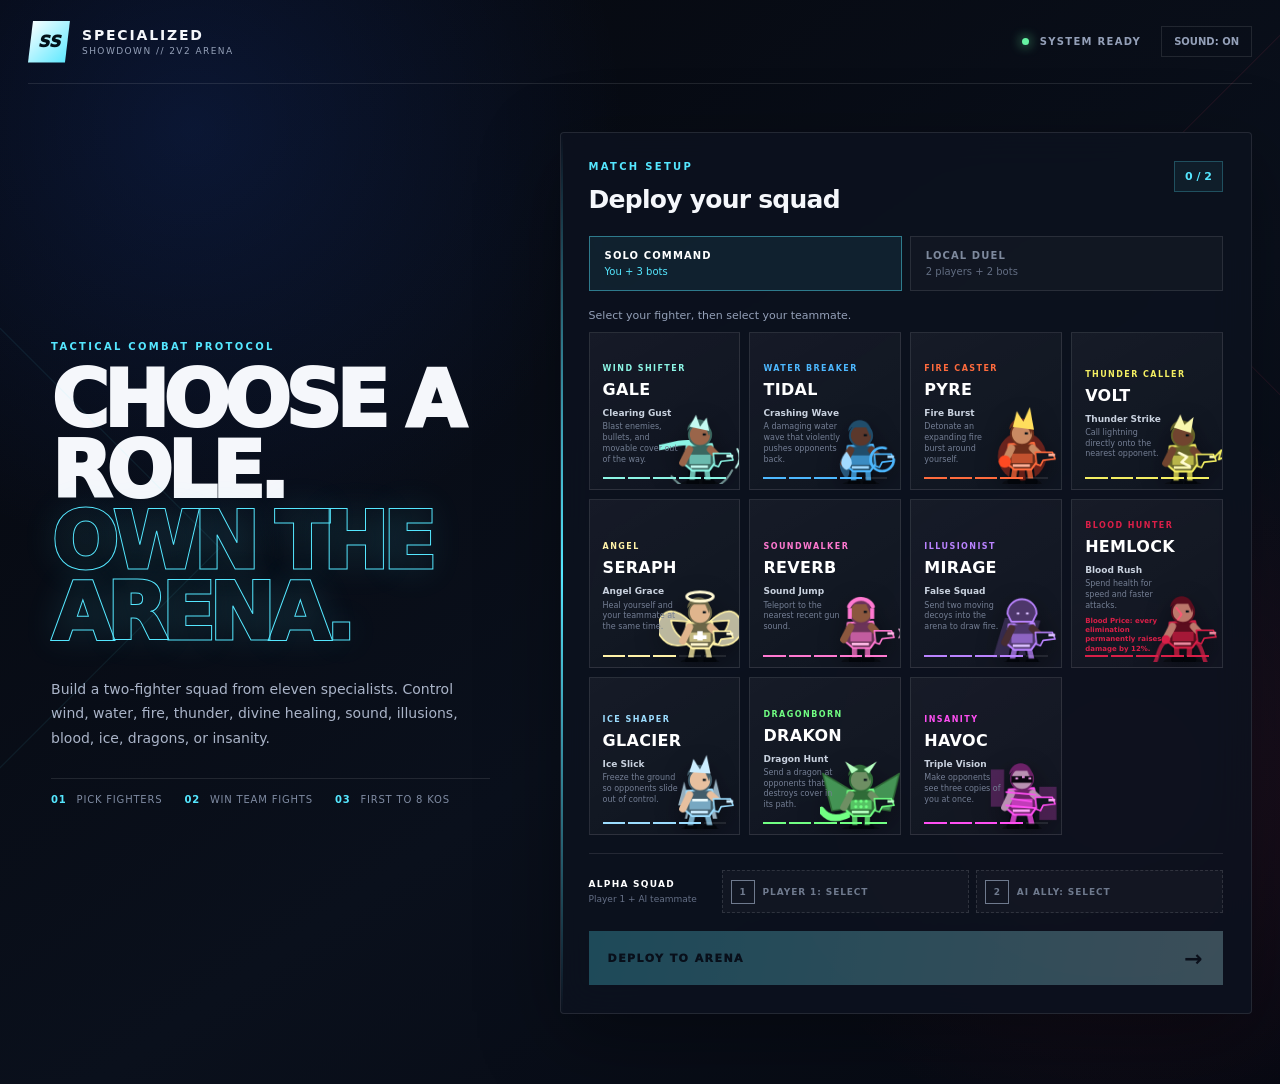
<file: index.html>
<!doctype html>
<html lang="en">
<head>
  <meta charset="UTF-8">
  <meta name="viewport" content="width=device-width, initial-scale=1.0">
  <meta name="theme-color" content="#070b14">
  <meta name="description" content="Specialized Showdown — a fast 2v2 hero arena game.">
  <title>Specialized Showdown</title>
  <link rel="stylesheet" href="styles.css">
</head>
<body>
  <div class="ambient ambient-one"></div>
  <div class="ambient ambient-two"></div>

  <main class="shell">
    <header class="topbar">
      <a class="brand" href="#" aria-label="Specialized Showdown home">
        <span class="brand-mark">SS</span>
        <span>
          <strong>SPECIALIZED</strong>
          <small>SHOWDOWN // 2V2 ARENA</small>
        </span>
      </a>
      <div class="top-pills">
        <span><i class="online-dot"></i> SYSTEM READY</span>
        <button id="soundButton" class="icon-button" type="button" aria-label="Toggle sound">SOUND: ON</button>
      </div>
    </header>

    <section id="menuScreen" class="screen menu-screen">
      <div class="hero-copy">
        <p class="eyebrow">TACTICAL COMBAT PROTOCOL</p>
        <h1>CHOOSE A ROLE.<br><em>OWN THE ARENA.</em></h1>
        <p class="lede">Build a two-fighter squad from eleven specialists. Control wind, water, fire, thunder, divine healing, sound, illusions, blood, ice, dragons, or insanity.</p>
        <div class="rule-strip">
          <span><b>01</b> Pick fighters</span>
          <span><b>02</b> Win team fights</span>
          <span><b>03</b> First to 8 KOs</span>
        </div>
      </div>

      <div class="setup-panel glass-panel">
        <div class="panel-heading">
          <div>
            <p class="eyebrow">MATCH SETUP</p>
            <h2>Deploy your squad</h2>
          </div>
          <span id="pickCount" class="pick-count">0 / 2</span>
        </div>

        <div class="mode-toggle" role="group" aria-label="Game mode">
          <button class="mode-button active" type="button" data-mode="solo">
            <strong>SOLO COMMAND</strong>
            <small>You + 3 bots</small>
          </button>
          <button class="mode-button" type="button" data-mode="local">
            <strong>LOCAL DUEL</strong>
            <small>2 players + 2 bots</small>
          </button>
        </div>

        <p class="selection-help">Select your fighter, then select your teammate.</p>
        <div id="roster" class="roster" aria-label="Character roster"></div>

        <div class="squad-preview">
          <div class="squad-label"><span>ALPHA SQUAD</span><small id="modeDescription">Player 1 + AI teammate</small></div>
          <div id="squadSlots" class="squad-slots">
            <button class="squad-slot empty" type="button"><span>1</span><b>SELECT</b></button>
            <button class="squad-slot empty" type="button"><span>2</span><b>SELECT</b></button>
          </div>
        </div>

        <button id="startButton" class="deploy-button" type="button" disabled>
          <span>DEPLOY TO ARENA</span><b>→</b>
        </button>
      </div>
    </section>

    <section id="gameScreen" class="screen game-screen hidden" aria-label="Game arena">
      <div class="match-hud">
        <div class="team-score alpha-score">
          <div><small>ALPHA</small><strong id="alphaScore">0</strong></div>
          <div id="alphaPortraits" class="hud-portraits"></div>
        </div>
        <div class="match-center">
          <span id="matchModeLabel">TEAM DEATHMATCH</span>
          <strong id="matchTimer">03:00</strong>
          <small>FIRST TO 8</small>
        </div>
        <div class="team-score omega-score">
          <div id="omegaPortraits" class="hud-portraits"></div>
          <div><small>OMEGA</small><strong id="omegaScore">0</strong></div>
        </div>
      </div>

      <div class="arena-wrap">
        <canvas id="gameCanvas" width="1280" height="720" aria-label="2v2 battle arena"></canvas>
        <div id="countdown" class="countdown"></div>
        <div id="killFeed" class="kill-feed" aria-live="polite"></div>
        <button id="pauseButton" class="pause-button" type="button">II</button>
      </div>

      <div id="playerBars" class="player-bars"></div>
      <div id="controlsHint" class="controls-hint"></div>
    </section>

    <section id="resultsScreen" class="screen results-screen hidden">
      <div class="result-card glass-panel">
        <p id="resultEyebrow" class="eyebrow">MATCH COMPLETE</p>
        <h2 id="resultTitle">ALPHA VICTORY</h2>
        <p id="resultSubtitle">The arena belongs to your squad.</p>
        <div class="final-score">
          <div><small>ALPHA</small><strong id="finalAlpha">8</strong></div>
          <span>—</span>
          <div><small>OMEGA</small><strong id="finalOmega">4</strong></div>
        </div>
        <div id="matchStats" class="match-stats"></div>
        <div class="result-actions">
          <button id="rematchButton" class="deploy-button" type="button"><span>REMATCH</span><b>↻</b></button>
          <button id="rosterButton" class="secondary-button" type="button">CHANGE SQUAD</button>
        </div>
      </div>
    </section>
  </main>

  <div id="pauseOverlay" class="pause-overlay hidden">
    <div class="pause-card glass-panel">
      <p class="eyebrow">TACTICAL PAUSE</p>
      <h2>GAME PAUSED</h2>
      <button id="resumeButton" class="deploy-button" type="button"><span>RESUME</span><b>▶</b></button>
      <button id="quitButton" class="secondary-button" type="button">RETURN TO ROSTER</button>
    </div>
  </div>

  <script src="game.js"></script>
</body>
</html>
</file>
<file: styles.css>
:root {
  --bg: #060912;
  --panel: rgba(12, 18, 31, .86);
  --line: rgba(255,255,255,.1);
  --text: #f5f7fb;
  --muted: #94a0b8;
  --cyan: #55e7ff;
  --blue: #2b8cff;
  --red: #ff4164;
  --gold: #ffd166;
}

* { box-sizing: border-box; }

html, body { min-height: 100%; }

body {
  margin: 0;
  color: var(--text);
  background:
    radial-gradient(circle at 15% 12%, rgba(38,100,255,.15), transparent 30%),
    radial-gradient(circle at 88% 72%, rgba(255,43,96,.10), transparent 27%),
    linear-gradient(145deg, #05070d, #0a101c 58%, #060912);
  font-family: Inter, ui-sans-serif, system-ui, -apple-system, BlinkMacSystemFont, "Segoe UI", sans-serif;
  overflow-x: hidden;
}

button, canvas { -webkit-tap-highlight-color: transparent; }
button { font: inherit; }

.ambient {
  position: fixed;
  width: 340px;
  height: 340px;
  border: 1px solid rgba(85,231,255,.08);
  transform: rotate(45deg);
  pointer-events: none;
}

.ambient-one { left: -190px; top: 42%; }
.ambient-two { right: -230px; top: 5%; border-color: rgba(255,65,100,.08); }

.shell { width: min(1480px, 100%); margin: 0 auto; padding: 0 28px 38px; }

.topbar {
  min-height: 84px;
  display: flex;
  align-items: center;
  justify-content: space-between;
  border-bottom: 1px solid var(--line);
}

.brand { display: flex; align-items: center; gap: 12px; color: inherit; text-decoration: none; }
.brand-mark {
  width: 42px; height: 42px; display: grid; place-items: center;
  color: #031018; font-weight: 950; font-style: italic;
  background: linear-gradient(135deg, #fff, var(--cyan));
  clip-path: polygon(12% 0,100% 0,88% 100%,0 100%);
}
.brand strong { display: block; letter-spacing: .13em; font-size: 14px; }
.brand small { display: block; margin-top: 3px; color: var(--muted); font-size: 9px; letter-spacing: .16em; }

.top-pills { display: flex; align-items: center; gap: 20px; color: var(--muted); font-size: 10px; letter-spacing: .13em; font-weight: 800; }
.online-dot { display: inline-block; width: 7px; height: 7px; margin-right: 6px; border-radius: 50%; background: #66f4a3; box-shadow: 0 0 12px #66f4a3; }
.icon-button { color: var(--muted); background: transparent; border: 1px solid var(--line); padding: 9px 12px; cursor: pointer; }
.icon-button:hover { color: #fff; border-color: rgba(255,255,255,.3); }

.screen { min-height: calc(100vh - 122px); }
.hidden { display: none !important; }
.glass-panel { background: var(--panel); border: 1px solid var(--line); box-shadow: 0 24px 80px rgba(0,0,0,.35); backdrop-filter: blur(18px); }

.menu-screen { display: grid; grid-template-columns: .8fr 1.2fr; gap: 70px; align-items: center; padding: 48px 0 32px; }
.hero-copy { padding-left: 5%; }
.eyebrow { margin: 0 0 13px; color: var(--cyan); font-size: 10px; font-weight: 900; letter-spacing: .23em; }
.hero-copy h1 { margin: 0; max-width: 640px; font-size: clamp(46px, 6.1vw, 90px); line-height: .91; letter-spacing: -.07em; font-weight: 950; }
.hero-copy h1 em { color: transparent; -webkit-text-stroke: 1px var(--cyan); font-style: normal; text-shadow: 0 0 35px rgba(85,231,255,.12); }
.lede { max-width: 570px; margin: 28px 0; color: #aab4c8; line-height: 1.75; font-size: 14px; }
.rule-strip { display: flex; gap: 22px; flex-wrap: wrap; padding-top: 15px; border-top: 1px solid var(--line); color: #7f8ba2; font-size: 10px; letter-spacing: .08em; text-transform: uppercase; }
.rule-strip b { color: var(--cyan); margin-right: 6px; }

.setup-panel { padding: 28px; border-radius: 4px; position: relative; overflow: hidden; }
.setup-panel::before { content: ""; position: absolute; inset: 0 auto 0 0; width: 2px; background: linear-gradient(transparent, var(--cyan), transparent); }
.panel-heading { display: flex; align-items: start; justify-content: space-between; }
.panel-heading h2 { margin: 0; font-size: 25px; letter-spacing: -.03em; }
.pick-count { color: var(--cyan); border: 1px solid rgba(85,231,255,.25); background: rgba(85,231,255,.06); padding: 8px 10px; font-weight: 900; font-size: 11px; }

.mode-toggle { display: grid; grid-template-columns: 1fr 1fr; gap: 8px; margin: 22px 0 18px; }
.mode-button { text-align: left; color: #7e899d; background: rgba(255,255,255,.025); border: 1px solid var(--line); padding: 13px 15px; cursor: pointer; transition: .2s ease; }
.mode-button strong, .mode-button small { display: block; }
.mode-button strong { font-size: 10px; letter-spacing: .11em; }
.mode-button small { margin-top: 5px; font-size: 10px; color: #626d82; }
.mode-button.active { color: #fff; border-color: rgba(85,231,255,.45); background: rgba(85,231,255,.08); }
.mode-button.active small { color: var(--cyan); }
.selection-help { margin: 0 0 10px; color: var(--muted); font-size: 11px; }

.roster { display: grid; grid-template-columns: repeat(4, 1fr); gap: 9px; }
.fighter-card { position: relative; min-height: 158px; padding: 13px; text-align: left; color: #fff; background: linear-gradient(150deg, rgba(255,255,255,.045), rgba(255,255,255,.015)); border: 1px solid var(--line); overflow: hidden; cursor: pointer; transition: transform .18s ease, border-color .18s ease; }
.fighter-card:hover { transform: translateY(-2px); border-color: var(--fighter); }
.fighter-card.selected { border-color: var(--fighter); background: color-mix(in srgb, var(--fighter) 13%, rgba(8,13,23,.93)); box-shadow: inset 0 0 35px color-mix(in srgb, var(--fighter) 10%, transparent); }
.fighter-card.selected::after { content: attr(data-order); position: absolute; top: 9px; right: 10px; width: 20px; height: 20px; display: grid; place-items: center; border-radius: 50%; color: #051018; background: var(--fighter); font-size: 10px; font-weight: 950; }
.fighter-sprite-preview { position: absolute; z-index: 0; right: -2px; bottom: 5px; width: 82px; height: 88px; pointer-events: none; filter: drop-shadow(0 8px 12px rgba(0,0,0,.42)); transition: transform .2s ease, filter .2s ease; }
.fighter-card:hover .fighter-sprite-preview, .fighter-card.selected .fighter-sprite-preview { transform: translateY(-3px) scale(1.05); filter: drop-shadow(0 8px 16px color-mix(in srgb, var(--fighter) 35%, transparent)); }
.fighter-role { color: var(--fighter); font-size: 8px; letter-spacing: .18em; font-weight: 900; }
.fighter-name { display: block; margin: 5px 0 8px; font-size: 16px; letter-spacing: .02em; }
.fighter-ability { position: relative; z-index: 1; display: block; color: #7f8aa0; font-size: 9px; line-height: 1.35; }
.fighter-ability b, .fighter-ability small, .fighter-ability em { display: block; }
.fighter-ability b { margin-bottom: 3px; color: #c9d2df; font-size: 9px; }
.fighter-ability small { max-width: 62%; color: #747f94; font-size: 8px; }
.fighter-ability em { max-width: 63%; margin-top: 5px; color: var(--fighter); font-size: 7px; font-style: normal; font-weight: 800; }
.stat-line { position: absolute; left: 13px; right: 13px; bottom: 10px; display: flex; gap: 3px; }
.stat-line i { height: 2px; flex: 1; background: rgba(255,255,255,.09); }
.stat-line i.on { background: var(--fighter); }

.squad-preview { display: grid; grid-template-columns: 118px 1fr; gap: 15px; align-items: center; margin-top: 18px; padding-top: 16px; border-top: 1px solid var(--line); }
.squad-label span, .squad-label small { display: block; }
.squad-label span { color: #fff; font-size: 9px; font-weight: 900; letter-spacing: .14em; }
.squad-label small { color: #657086; font-size: 9px; margin-top: 5px; }
.squad-slots { display: grid; grid-template-columns: 1fr 1fr; gap: 7px; }
.squad-slot { min-height: 43px; display: flex; align-items: center; gap: 8px; padding: 8px; color: #6f7a8e; background: rgba(255,255,255,.025); border: 1px dashed rgba(255,255,255,.12); text-align: left; }
.squad-slot span { width: 24px; height: 24px; display: grid; place-items: center; border: 1px solid currentColor; font-size: 9px; font-weight: 900; }
.squad-slot b { font-size: 9px; letter-spacing: .1em; }
.squad-slot.filled { color: #fff; border-style: solid; border-color: var(--slot-color); background: color-mix(in srgb, var(--slot-color) 8%, transparent); cursor: pointer; }
.squad-slot.filled span { color: #071018; background: var(--slot-color); border-color: var(--slot-color); }

.deploy-button { width: 100%; min-height: 54px; margin-top: 18px; display: flex; align-items: center; justify-content: space-between; padding: 0 19px; color: #061018; border: 0; background: linear-gradient(100deg, var(--cyan), #baf7ff); font-weight: 950; letter-spacing: .13em; font-size: 11px; cursor: pointer; box-shadow: 0 12px 35px rgba(85,231,255,.17); transition: filter .2s, transform .2s; }
.deploy-button:hover:not(:disabled) { filter: brightness(1.1); transform: translateY(-1px); }
.deploy-button:disabled { opacity: .27; cursor: not-allowed; box-shadow: none; }
.deploy-button b { font-size: 22px; }
.secondary-button { width: 100%; min-height: 48px; margin-top: 9px; color: #aeb8ca; background: rgba(255,255,255,.03); border: 1px solid var(--line); font-size: 10px; font-weight: 850; letter-spacing: .13em; cursor: pointer; }

.game-screen { padding-top: 16px; }
.match-hud { height: 66px; display: grid; grid-template-columns: 1fr 180px 1fr; align-items: center; gap: 25px; }
.team-score { display: flex; align-items: center; gap: 14px; }
.team-score > div:first-child, .omega-score > div:last-child { display: flex; align-items: baseline; gap: 10px; }
.team-score small { color: var(--muted); font-size: 9px; font-weight: 900; letter-spacing: .18em; }
.team-score strong { font-size: 32px; line-height: 1; }
.omega-score { justify-content: flex-end; text-align: right; }
.alpha-score > div:first-child { border-left: 2px solid var(--cyan); padding-left: 10px; }
.omega-score > div:last-child { border-right: 2px solid var(--red); padding-right: 10px; }
.hud-portraits { display: flex; gap: 4px; }
.hud-portrait { width: 31px; height: 31px; display: grid; place-items: center; border: 1px solid var(--portrait-color); color: var(--portrait-color); background: color-mix(in srgb, var(--portrait-color) 8%, #0a0e17); font-size: 14px; font-weight: 950; }
.match-center { text-align: center; }
.match-center span, .match-center small { display: block; color: #6f7a8e; font-size: 8px; font-weight: 850; letter-spacing: .19em; }
.match-center strong { display: block; margin: 4px 0; font-size: 20px; font-variant-numeric: tabular-nums; }

.arena-wrap { position: relative; width: 100%; aspect-ratio: 16 / 9; max-height: calc(100vh - 226px); min-height: 420px; margin: 0 auto; border: 1px solid rgba(255,255,255,.13); background: #08101c; box-shadow: 0 28px 80px rgba(0,0,0,.4); overflow: hidden; }
#gameCanvas { display: block; width: 100%; height: 100%; touch-action: none; }
.pause-button { position: absolute; right: 12px; top: 12px; width: 35px; height: 35px; color: #b9c3d4; background: rgba(7,11,18,.7); border: 1px solid rgba(255,255,255,.16); cursor: pointer; }
.countdown { position: absolute; inset: 0; display: grid; place-items: center; pointer-events: none; color: white; font-size: min(16vw, 160px); font-weight: 950; font-style: italic; text-shadow: 0 0 40px var(--cyan); }
.kill-feed { position: absolute; top: 55px; right: 12px; width: 230px; display: grid; gap: 6px; pointer-events: none; }
.feed-item { padding: 7px 9px; color: #c9d2e1; background: rgba(5,8,14,.72); border-right: 2px solid var(--feed-color); font-size: 9px; text-align: right; animation: feedIn .25s ease; }
@keyframes feedIn { from { opacity: 0; transform: translateX(18px); } }

.player-bars { display: grid; grid-template-columns: 1fr 1fr; gap: 16px; margin-top: 10px; }
.player-status { display: grid; grid-template-columns: auto 1fr; gap: 10px; align-items: center; padding: 9px 11px; background: rgba(255,255,255,.025); border: 1px solid var(--line); }
.player-badge { width: 33px; height: 33px; display: grid; place-items: center; color: #051018; background: var(--player-color); font-size: 14px; font-weight: 950; }
.status-top { display: flex; align-items: center; justify-content: space-between; font-size: 9px; letter-spacing: .08em; }
.status-top small { color: var(--muted); }
.health-track { height: 4px; margin-top: 6px; background: rgba(255,255,255,.08); }
.health-fill { height: 100%; width: var(--health); background: var(--player-color); box-shadow: 0 0 10px var(--player-color); transition: width .15s; }
.ability-row { display: flex; gap: 5px; margin-top: 6px; }
.ability-chip { color: #68738a; font-size: 8px; }
.ability-chip.ready { color: #d8e0ed; }
.controls-hint { padding: 9px 0; color: #6e798e; font-size: 9px; text-align: center; letter-spacing: .06em; }
.controls-hint kbd { color: #dbe3ef; background: rgba(255,255,255,.07); border: 1px solid rgba(255,255,255,.12); border-radius: 2px; padding: 2px 5px; font-family: inherit; }

.results-screen { display: grid; place-items: center; min-height: calc(100vh - 85px); }
.result-card { width: min(530px, 95vw); padding: 45px; text-align: center; }
.result-card h2 { margin: 0; font-size: clamp(38px, 6vw, 65px); letter-spacing: -.06em; font-style: italic; }
.result-card > p:not(.eyebrow) { color: var(--muted); font-size: 13px; }
.final-score { display: grid; grid-template-columns: 1fr auto 1fr; align-items: center; gap: 22px; margin: 30px 0; }
.final-score div { padding: 15px; border: 1px solid var(--line); }
.final-score small, .final-score strong { display: block; }
.final-score small { color: var(--muted); font-size: 8px; letter-spacing: .18em; }
.final-score strong { margin-top: 5px; font-size: 37px; }
.match-stats { display: grid; grid-template-columns: repeat(3, 1fr); gap: 6px; }
.stat-box { padding: 11px 5px; background: rgba(255,255,255,.025); border: 1px solid var(--line); }
.stat-box strong, .stat-box small { display: block; }
.stat-box strong { font-size: 17px; }
.stat-box small { margin-top: 3px; color: var(--muted); font-size: 7px; letter-spacing: .12em; }
.result-actions { margin-top: 22px; }

.pause-overlay { position: fixed; z-index: 20; inset: 0; display: grid; place-items: center; background: rgba(2,5,10,.75); backdrop-filter: blur(9px); }
.pause-card { width: min(390px, 90vw); padding: 35px; text-align: center; }
.pause-card h2 { margin: 0 0 25px; font-size: 37px; }

@media (max-width: 1000px) {
  .menu-screen { grid-template-columns: 1fr; gap: 32px; padding-top: 35px; }
  .hero-copy { padding: 0; }
  .hero-copy h1 { max-width: 760px; font-size: clamp(48px, 11vw, 82px); }
  .lede { margin: 18px 0; }
  .roster { grid-template-columns: repeat(3, 1fr); }
  .arena-wrap { min-height: 0; }
}

@media (max-width: 650px) {
  .shell { padding: 0 12px 25px; }
  .topbar { min-height: 68px; }
  .top-pills > span { display: none; }
  .brand small { display: none; }
  .menu-screen { padding-top: 25px; }
  .setup-panel { padding: 17px; }
  .roster { grid-template-columns: repeat(2, 1fr); }
  .fighter-card { min-height: 154px; }
  .squad-preview { grid-template-columns: 1fr; }
  .match-hud { grid-template-columns: 1fr 100px 1fr; gap: 5px; }
  .team-score { gap: 5px; }
  .team-score strong { font-size: 24px; }
  .team-score small, .hud-portraits { display: none; }
  .arena-wrap { aspect-ratio: 10 / 12; }
  .player-bars { grid-template-columns: 1fr; }
  .controls-hint { line-height: 2; }
}
</file>
